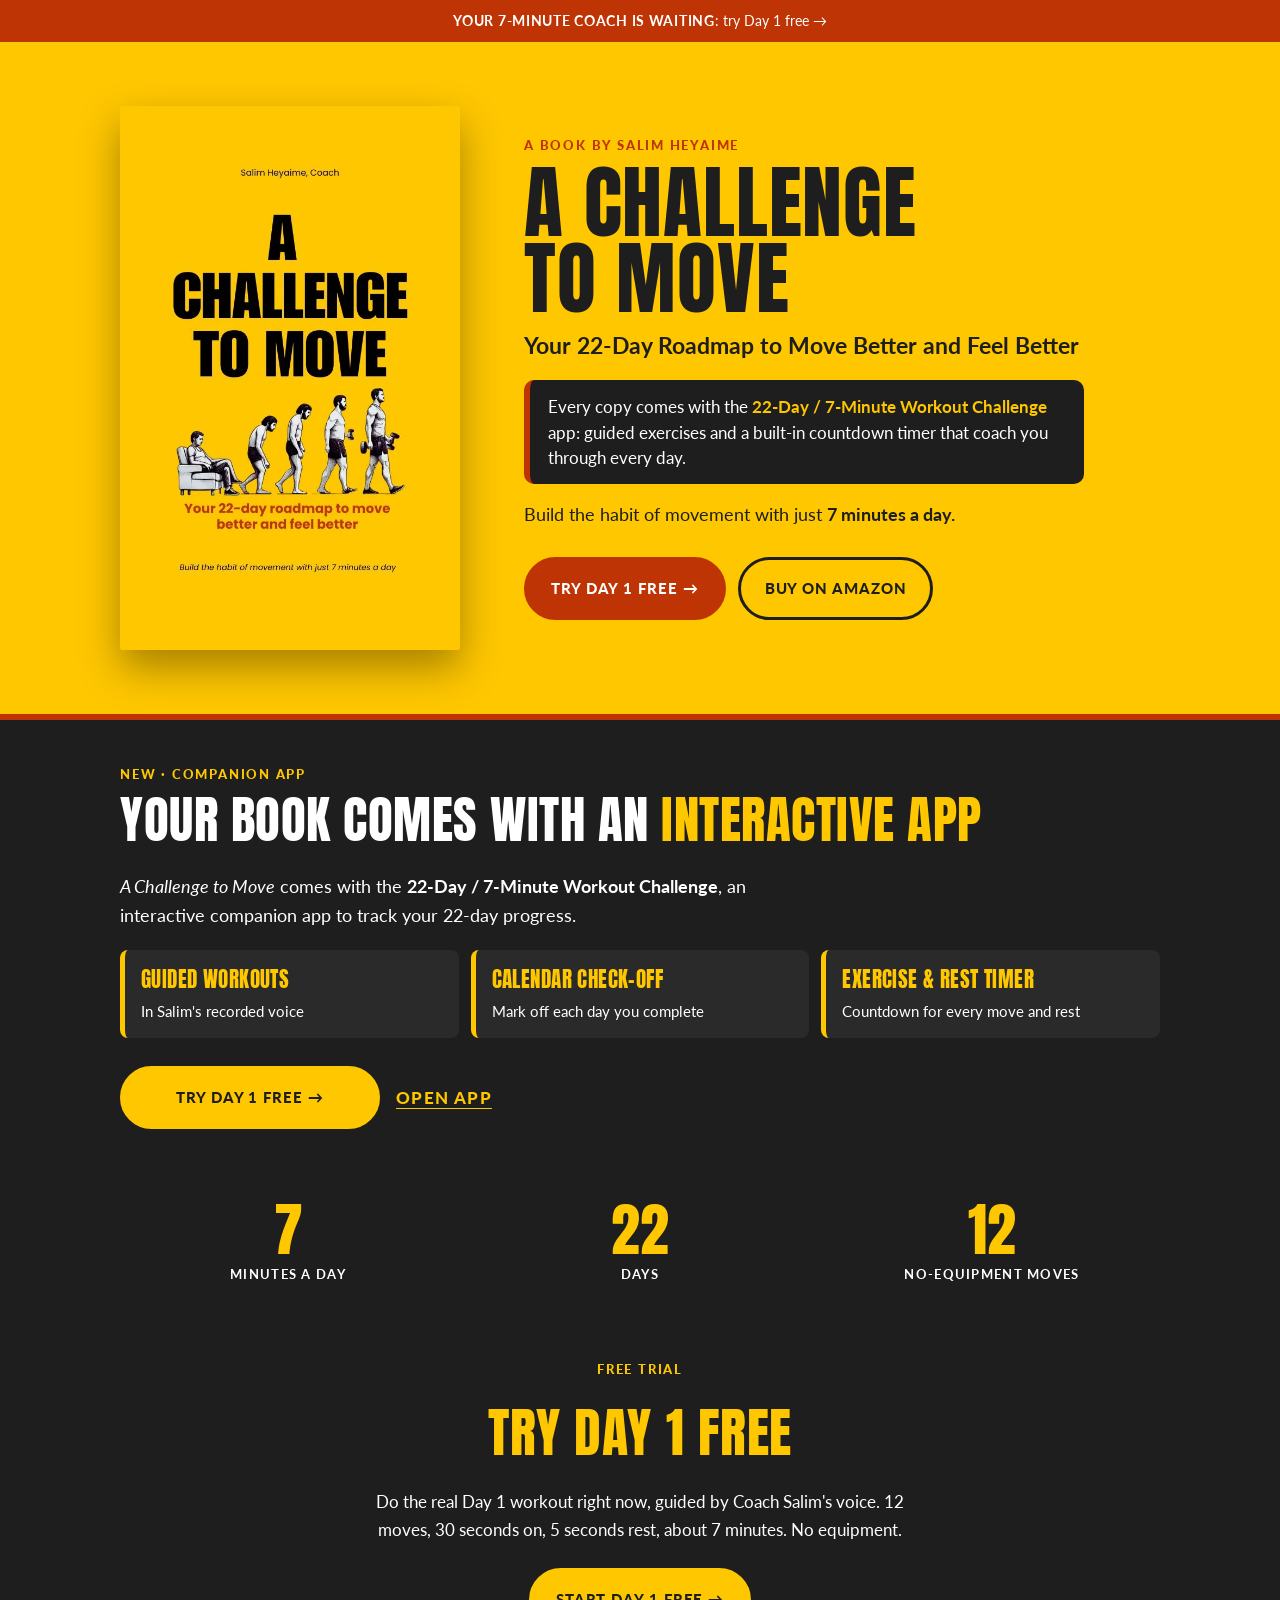
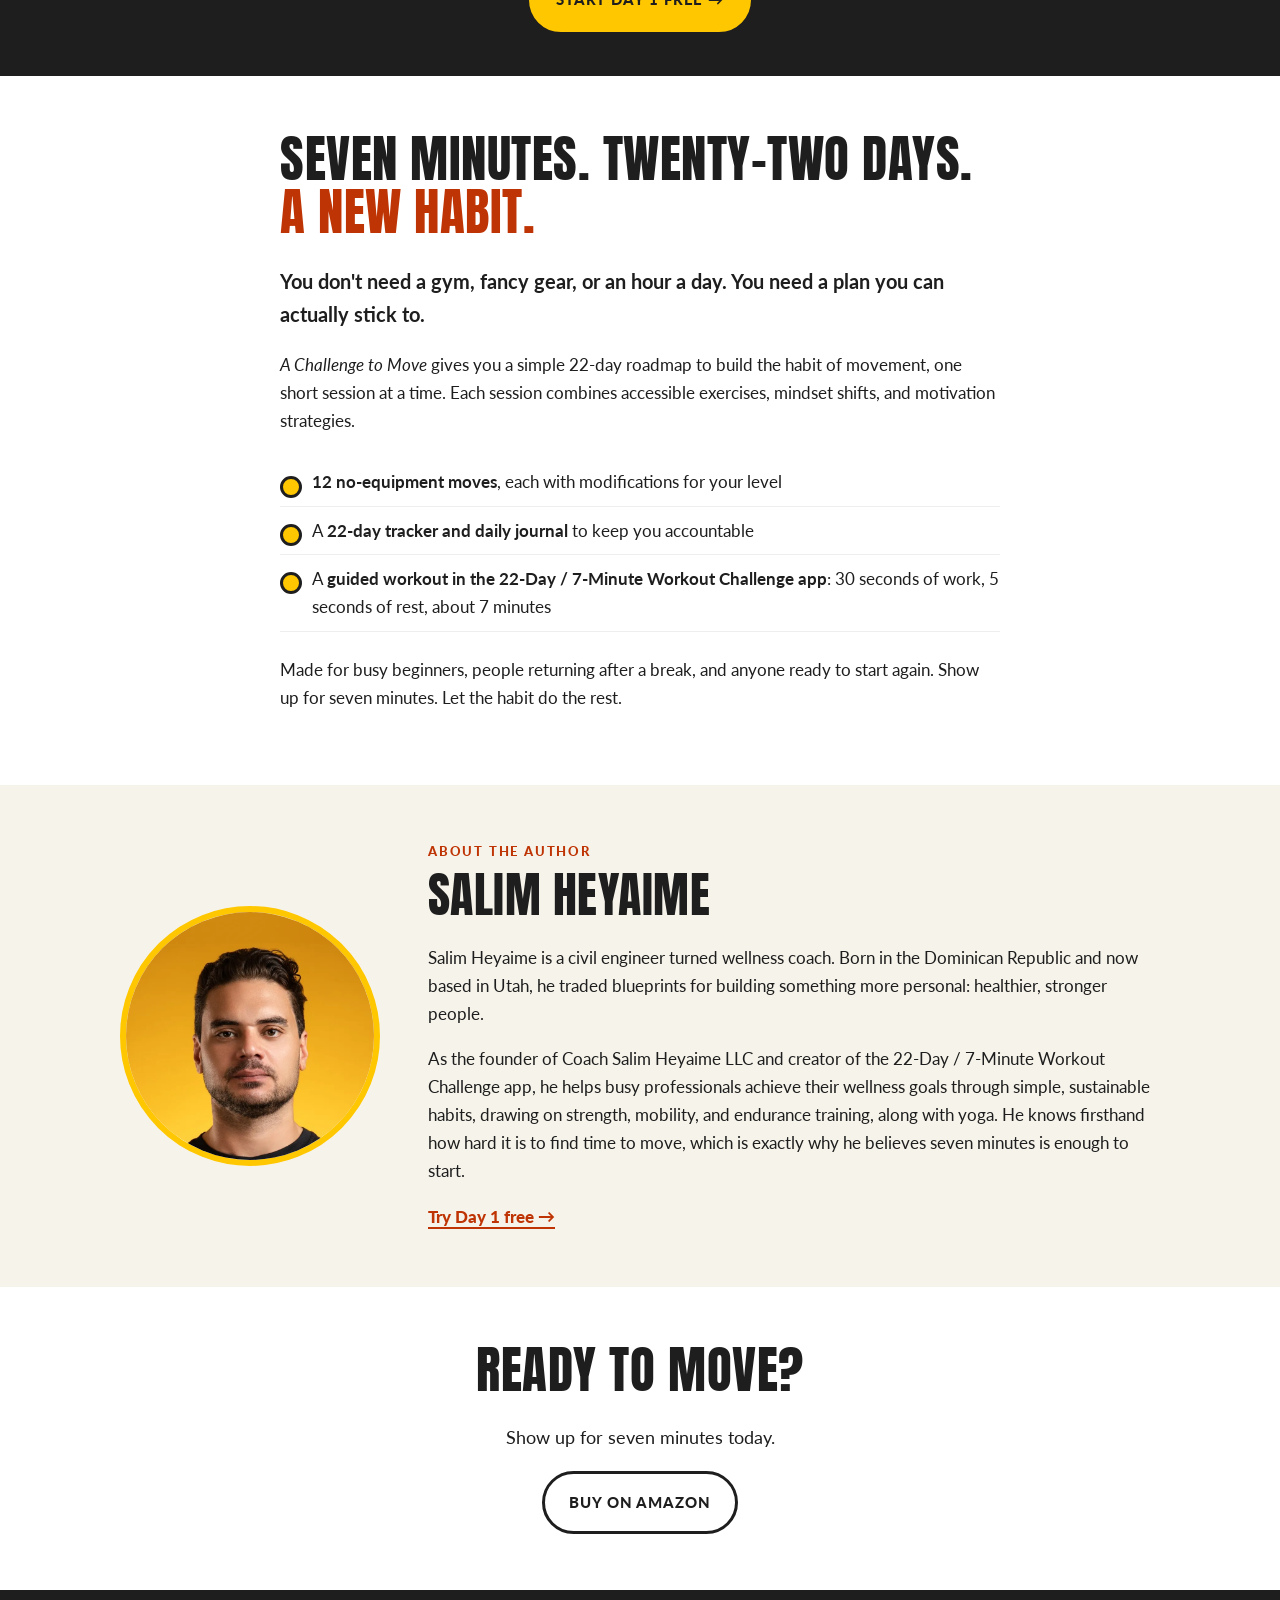
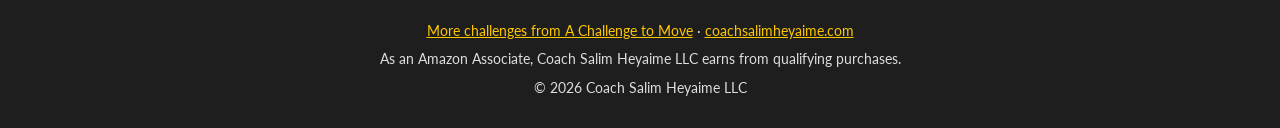
<file: index.html>
<!DOCTYPE html>
<html lang="en">
<head>
<!-- Google tag (gtag.js) -->
<script async src="https://www.googletagmanager.com/gtag/js?id=G-0BK0TK88WT"></script>
<script>window.dataLayer=window.dataLayer||[];function gtag(){dataLayer.push(arguments);}gtag('js',new Date());gtag('config','G-0BK0TK88WT');</script>
<script src="/js/ga-events.js" defer></script>
<meta charset="utf-8">
<meta name="viewport" content="width=device-width, initial-scale=1">
<title>A Challenge to Move | 22-Day Roadmap by Salim Heyaime</title>
<meta name="description" content="A 22-day roadmap to build the habit of movement in 7 minutes a day, no equipment. Every paperback comes with a guided workout app. By Salim Heyaime.">
<link rel="canonical" href="https://book.coachsalimheyaime.com/">
<meta name="theme-color" content="#FFC700">
<meta property="og:type" content="book">
<meta property="og:title" content="A Challenge to Move by Salim Heyaime">
<meta property="og:description" content="Your 22-Day Roadmap to Move Better and Feel Better. Build the habit of movement with just 7 minutes a day.">
<meta property="og:url" content="https://book.coachsalimheyaime.com/">
<meta property="og:image" content="https://book.coachsalimheyaime.com/img/og.jpg">
<meta property="og:image:width" content="1200">
<meta property="og:image:height" content="630">
<meta property="og:image:alt" content="A Challenge to Move book cover by Salim Heyaime">
<meta name="twitter:card" content="summary_large_image">
<meta name="twitter:title" content="A Challenge to Move | 22-Day Roadmap by Salim Heyaime">
<meta name="twitter:description" content="A 22-day roadmap to build the habit of movement in 7 minutes a day, no equipment. Every paperback comes with a guided workout app. By Salim Heyaime.">
<meta name="twitter:image" content="https://book.coachsalimheyaime.com/img/og.jpg">
<link rel="icon" href="favicon.ico" sizes="any">
<link rel="icon" type="image/png" sizes="32x32" href="favicon-32.png">
<link rel="apple-touch-icon" href="apple-touch-icon.png">
<link rel="preconnect" href="https://fonts.googleapis.com">
<link rel="preconnect" href="https://fonts.gstatic.com" crossorigin>
<link rel="stylesheet" href="https://fonts.googleapis.com/css2?family=Anton&amp;family=Lato:wght@400;700;900&amp;display=swap">
<link rel="stylesheet" href="styles.css">
<script type="application/ld+json">
{"@context":"https://schema.org","@type":"Book","name":"A Challenge to Move","alternativeHeadline":"Your 22-Day Roadmap to Move Better and Feel Better","author":{"@type":"Person","name":"Salim Heyaime","url":"https://coachsalimheyaime.com"},"image":"https://book.coachsalimheyaime.com/img/book-cover.jpg","url":"https://book.coachsalimheyaime.com/","bookFormat":"https://schema.org/Paperback","sameAs":"https://www.amazon.com/dp/B0HN22P5F4","offers":{"@type":"Offer","url":"https://www.amazon.com/dp/B0HN22P5F4"}}
</script>
</head>
<body>
<a class="skip" href="#main">Skip to content</a>
<a class="try-strip" href="/try/"><strong>Your 7-minute coach is waiting</strong>: try Day 1 free &rarr;</a>
<header class="hero">
  <div class="wrap hero-grid">
    <picture class="cover">
      <source srcset="img/book-cover.webp" type="image/webp">
      <img src="img/book-cover.jpg" width="625" height="1000" alt="A Challenge to Move book cover: Your 22-Day Roadmap to Move Better and Feel Better, by Salim Heyaime">
    </picture>
    <div class="hero-text">
      <p class="eyebrow">A book by Salim Heyaime</p>
      <h1 class="book-title"><span class="title-main"><span>A Challenge</span> <span>to Move</span></span><span class="visually-hidden">: </span><span class="subtitle">Your 22-Day Roadmap to Move Better and Feel Better</span></h1>
      <p class="app-pitch">Every copy comes with the <strong><span style="white-space:nowrap">22-Day /</span> <span style="white-space:nowrap">7-Minute</span> Workout Challenge</strong> app: guided exercises and a built-in countdown timer that coach you through every day.</p>
      <p class="tagline">Build the habit of movement with just <strong>7 minutes a day.</strong></p>
      <div class="ctas">
        <a class="btn btn-dark" href="/try/">Try Day 1 free &rarr;</a>
        <a class="btn btn-secondary" href="https://www.amazon.com/dp/B0HN22P5F4?tag=jorgesheyaime-20" target="_blank" rel="noopener">Buy on Amazon</a>
      </div>
    </div>
  </div>
</header>

<main id="main">
  <section class="app-announce" aria-labelledby="app-h">
    <div class="wrap app-grid">
      <div>
        <p class="eyebrow">New &middot; Companion app</p>
        <h2 id="app-h">Your book comes with an <span class="y">interactive app</span></h2>
        <p class="app-lede"><em>A Challenge to Move</em> comes with the <strong><span style="white-space:nowrap">22-Day /</span> <span style="white-space:nowrap">7-Minute</span> Workout Challenge</strong>, an interactive companion app to track your 22-day progress.</p>
        <ul class="app-feats">
          <li><b>Guided workouts</b><span>In Salim's recorded voice</span></li>
          <li><b>Calendar check-off</b><span>Mark off each day you complete</span></li>
          <li><b>Exercise &amp; rest timer</b><span>Countdown for every move and rest</span></li>
        </ul>
        <div class="app-ctas">
          <a class="btn btn-yellow" href="/try/">Try Day 1 free &rarr;</a>
          <a class="app-link" href="https://app.coachsalimheyaime.com" target="_blank" rel="noopener">Open App</a>
        </div>
      </div>
    </div>
  </section>
  <section class="band" aria-labelledby="stats-h">
    <h2 id="stats-h" class="visually-hidden">The program at a glance</h2>
    <ul class="wrap stats">
      <li><span class="num">7</span><span class="lbl">minutes a day</span></li>
      <li><span class="num">22</span><span class="lbl">days</span></li>
      <li><span class="num">12</span><span class="lbl">no-equipment moves</span></li>
    </ul>
  </section>

  <section class="try-band" aria-labelledby="try-h">
    <div class="wrap">
      <p class="eyebrow">Free trial</p>
      <h2 id="try-h">Try Day 1 free</h2>
      <p>Do the real Day 1 workout right now, guided by Coach Salim's voice. 12 moves, 30 seconds on, 5 seconds rest, about 7 minutes. No equipment.</p>
      <a class="btn btn-primary" href="/try/">Start Day 1 free &rarr;</a>
    </div>
  </section>

  <section class="about-book wrap" aria-labelledby="book-h">
    <h2 id="book-h">Seven minutes. Twenty-two days. <span class="rust">A new habit.</span></h2>
    <p class="lead">You don't need a gym, fancy gear, or an hour a day. You need a plan you can actually stick to.</p>
    <p><em>A Challenge to Move</em> gives you a simple 22-day roadmap to build the habit of movement, one short session at a time. Each session combines accessible exercises, mindset shifts, and motivation strategies.</p>
    <ul class="features">
      <li><strong>12 no-equipment moves</strong>, each with modifications for your level</li>
      <li>A <strong>22-day tracker and daily journal</strong> to keep you accountable</li>
      <li>A <strong>guided workout in the <span style="white-space:nowrap">22-Day /</span> <span style="white-space:nowrap">7-Minute</span> Workout Challenge app</strong>: 30 seconds of work, 5 seconds of rest, about 7 minutes</li>
    </ul>
    <p>Made for busy beginners, people returning after a break, and anyone ready to start again. Show up for seven minutes. Let the habit do the rest.</p>
  </section>

  <section class="author" aria-labelledby="author-h">
    <div class="wrap author-grid">
      <picture class="portrait">
        <source srcset="img/salim-headshot-2026-headroom.webp" type="image/webp">
        <img src="img/salim-headshot-2026-headroom.jpg" width="400" height="540" alt="Portrait of coach Salim Heyaime" loading="lazy">
      </picture>
      <div>
        <p class="eyebrow">About the author</p>
        <h2 id="author-h">Salim Heyaime</h2>
        <p>Salim Heyaime is a civil engineer turned wellness coach. Born in the Dominican Republic and now based in Utah, he traded blueprints for building something more personal: healthier, stronger people.</p>
        <p>As the founder of Coach Salim Heyaime LLC and creator of the 22-Day / 7-Minute Workout Challenge app, he helps busy professionals achieve their wellness goals through simple, sustainable habits, drawing on strength, mobility, and endurance training, along with yoga. He knows firsthand how hard it is to find time to move, which is exactly why he believes seven minutes is enough to start.</p>
        <a class="text-link" href="/try/">Try Day 1 free &rarr;</a>
      </div>
    </div>
  </section>

  <section class="final wrap" aria-labelledby="final-h">
    <h2 id="final-h">Ready to move?</h2>
    <p>Show up for seven minutes today.</p>
    <div class="ctas center">
      <a class="btn btn-secondary dark" href="https://www.amazon.com/dp/B0HN22P5F4?tag=jorgesheyaime-20" target="_blank" rel="noopener">Buy on Amazon</a>
    </div>
  </section>
</main>

<footer class="footer">
  <div class="wrap">
    <p><a href="https://achallengetomove.com" target="_blank" rel="noopener">More challenges from A Challenge to Move</a> · <a href="https://coachsalimheyaime.com" target="_blank" rel="noopener">coachsalimheyaime.com</a></p>
    <p>As an Amazon Associate, Coach Salim Heyaime LLC earns from qualifying purchases.</p>
    <p>&copy; <span id="yr">2026</span> Coach Salim Heyaime LLC</p>
  </div>
</footer>
<script>document.getElementById('yr').textContent=new Date().getFullYear();</script>
<script src="/js/external-links.js" defer></script>
</body>
</html>
</file>
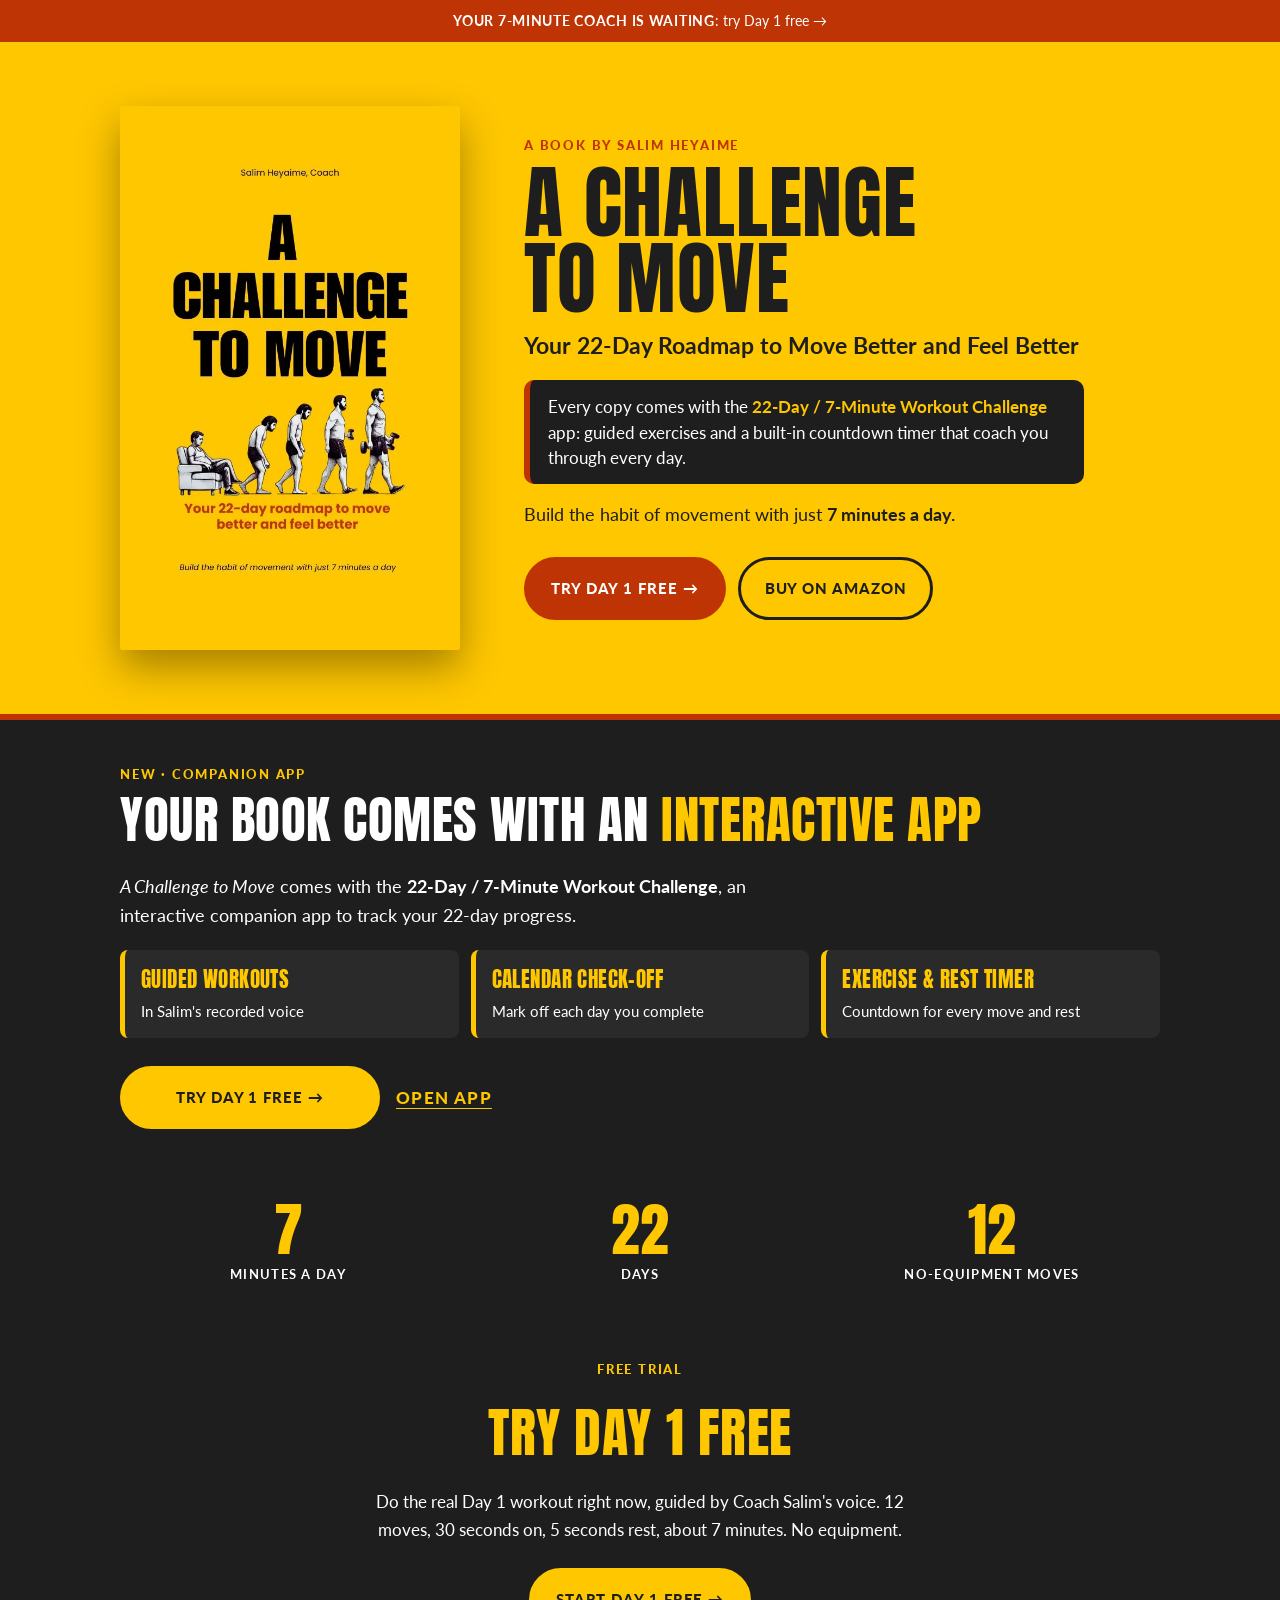
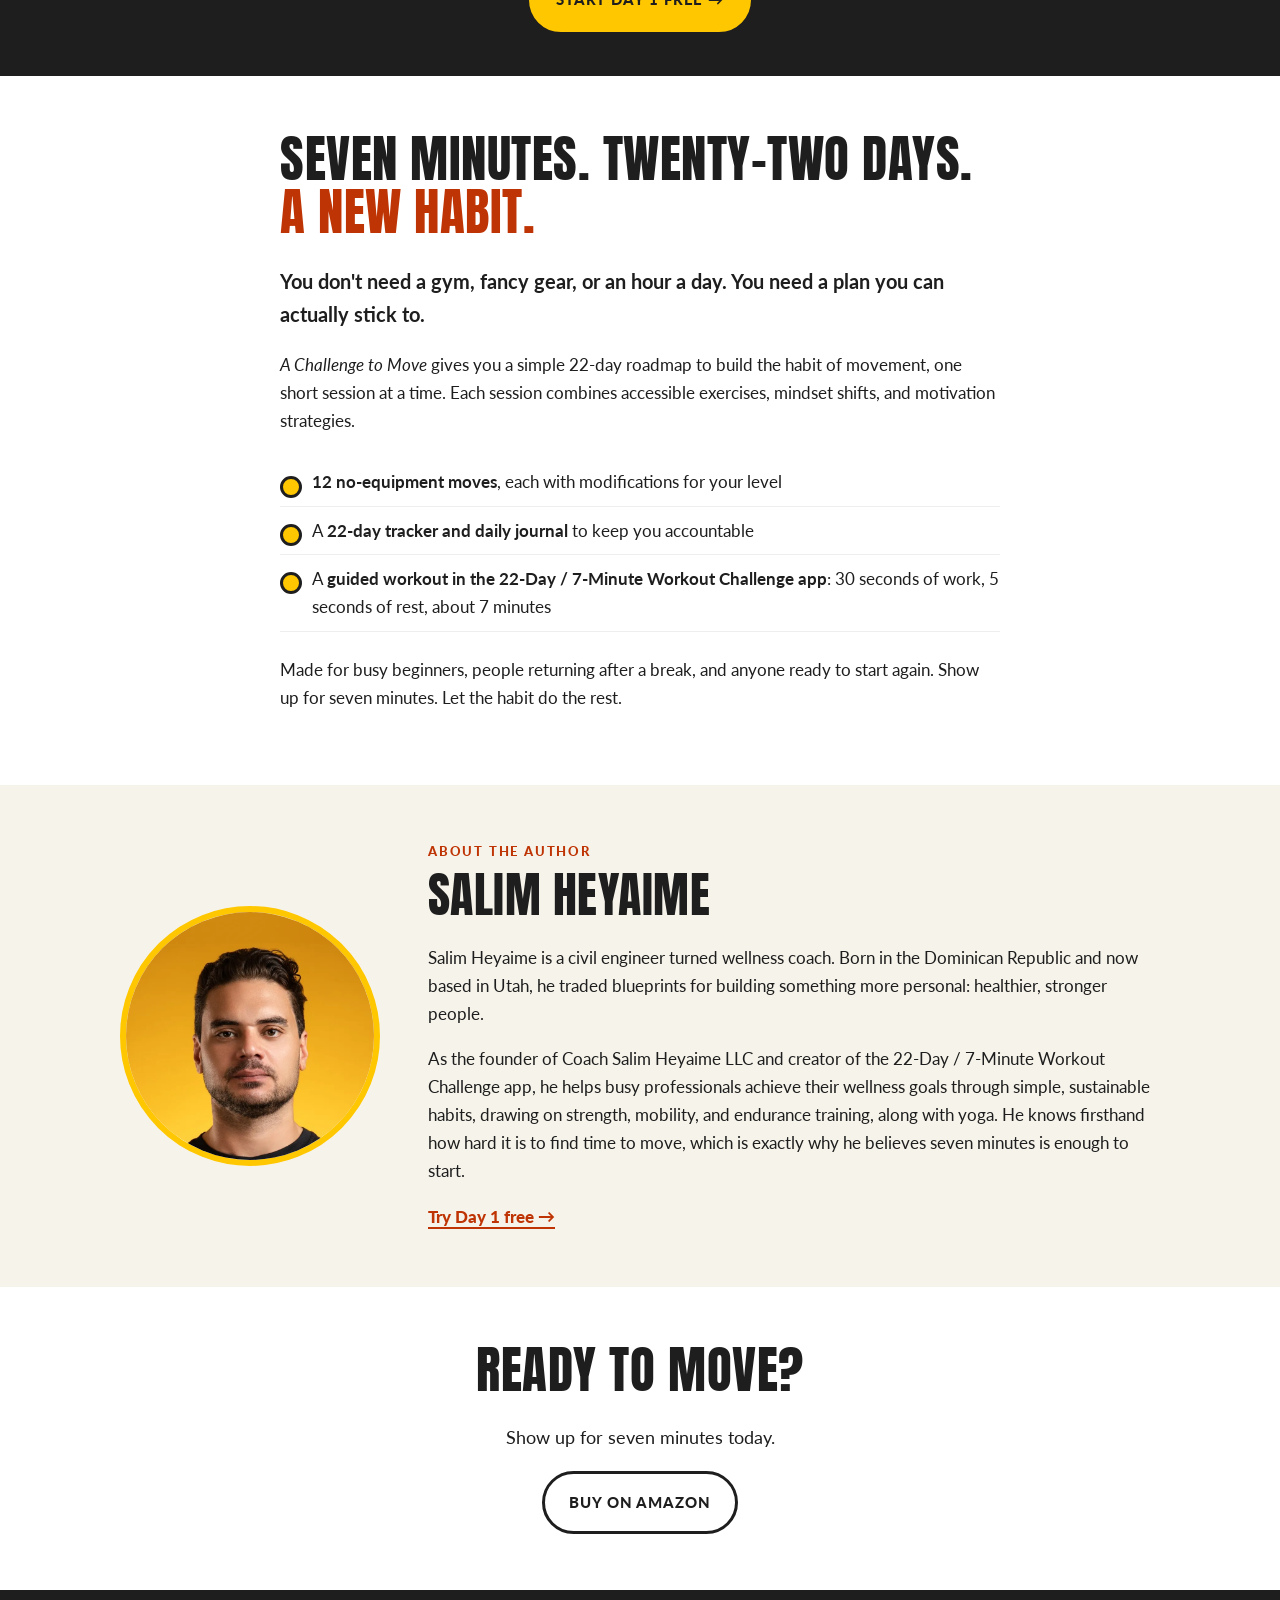
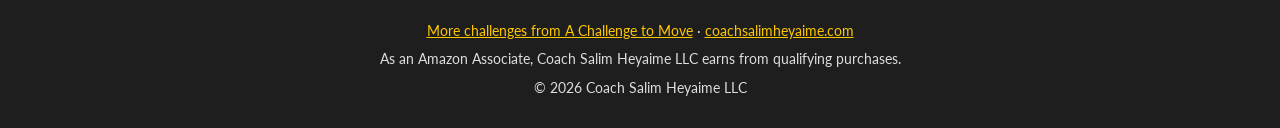
<file: claim/index.html>
<!DOCTYPE html>
<html lang="en">
<head>
<meta charset="utf-8">
<meta name="viewport" content="width=device-width, initial-scale=1">
<meta name="robots" content="noindex, follow">
<title>A Challenge to Move</title>
<link rel="canonical" href="https://book.coachsalimheyaime.com/">
<meta http-equiv="refresh" content="0; url=/">
<link rel="icon" href="/favicon.ico" sizes="any">
<link rel="stylesheet" href="/styles.css">
<script>location.replace('/' + location.search + location.hash);</script>
</head>
<body>
<main class="wrap" style="padding:72px 20px;text-align:center">
  <h1>This page has moved</h1>
  <p><a class="btn btn-primary" href="/">Go to the book page</a></p>
  <p>Already have the book? Open the app at <a href="https://app.coachsalimheyaime.com/">app.coachsalimheyaime.com</a>.</p>
</main>
</body>
</html>
</file>
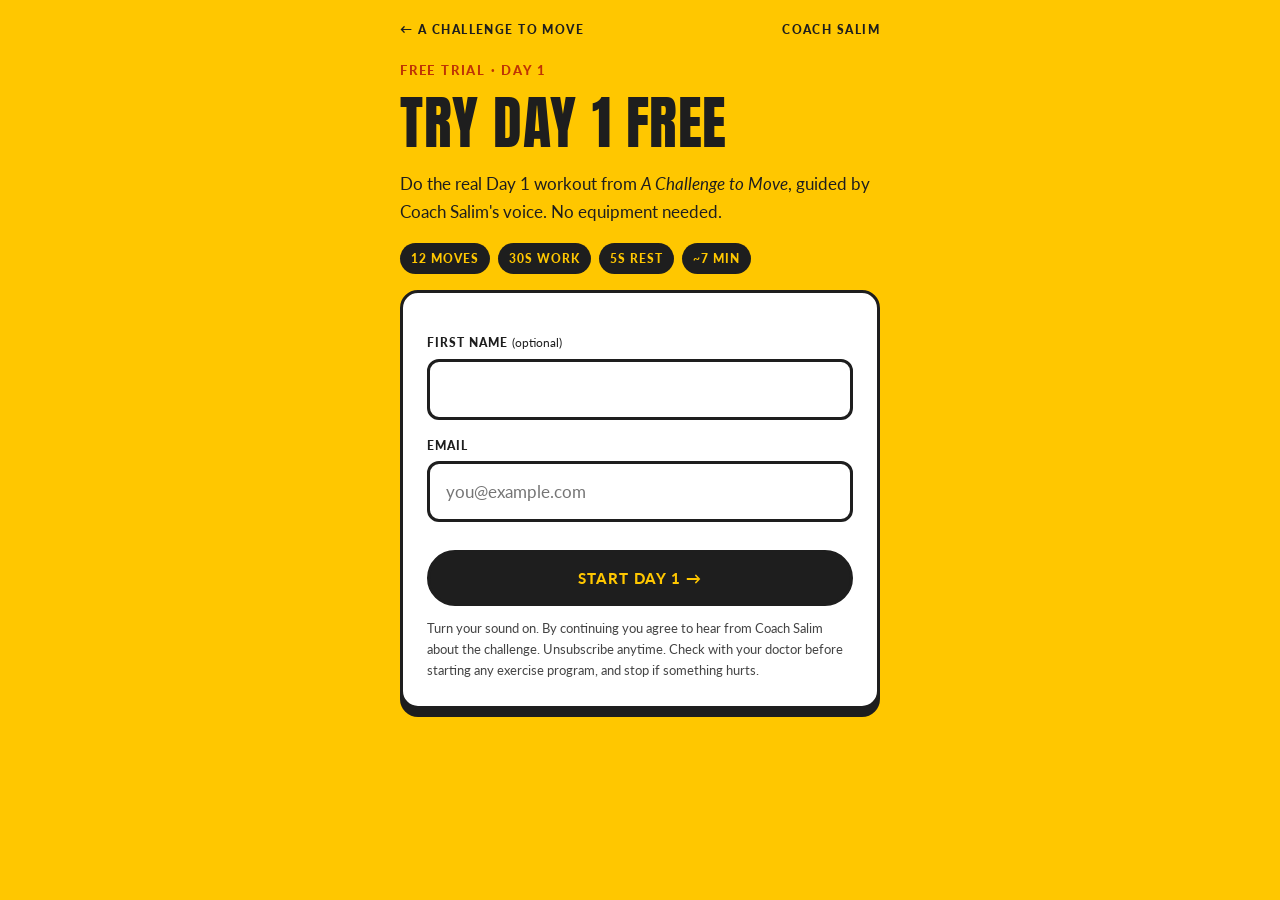
<file: try/index.html>
<!DOCTYPE html>
<html lang="en">
<head>
<!-- Google tag (gtag.js) -->
<script async src="https://www.googletagmanager.com/gtag/js?id=G-0BK0TK88WT"></script>
<script>window.dataLayer=window.dataLayer||[];function gtag(){dataLayer.push(arguments);}gtag('js',new Date());gtag('config','G-0BK0TK88WT');</script>
<script src="/js/ga-events.js" defer></script>
<meta charset="utf-8">
<meta name="viewport" content="width=device-width, initial-scale=1, viewport-fit=cover">
<title>Try Day 1 Free | 7-Minute Guided Workout, No Equipment</title>
<meta name="description" content="Do the real Day 1 workout from A Challenge to Move: 12 no-equipment moves, about 7 minutes, guided by Coach Salim's voice. Free to try.">
<link rel="canonical" href="https://book.coachsalimheyaime.com/try/">
<meta name="theme-color" content="#FFC700">
<meta property="og:title" content="Try Day 1 of A Challenge to Move free">
<meta property="og:description" content="12 moves, 30 seconds on, 5 seconds rest. About 7 minutes, guided by Coach Salim.">
<meta property="og:url" content="https://book.coachsalimheyaime.com/try/">
<meta property="og:image" content="https://book.coachsalimheyaime.com/img/og.jpg">
<meta property="og:image:width" content="1200">
<meta property="og:image:height" content="630">
<meta property="og:image:alt" content="A Challenge to Move book cover by Salim Heyaime">
<meta name="twitter:card" content="summary_large_image">
<meta name="twitter:title" content="Try Day 1 Free | 7-Minute Guided Workout, No Equipment">
<meta name="twitter:description" content="Do the real Day 1 workout from A Challenge to Move: 12 no-equipment moves, about 7 minutes, guided by Coach Salim's voice. Free to try.">
<meta name="twitter:image" content="https://book.coachsalimheyaime.com/img/og.jpg">
<link rel="icon" href="/favicon.ico" sizes="any">
<link rel="apple-touch-icon" href="/apple-touch-icon.png">
<link rel="preconnect" href="https://fonts.googleapis.com">
<link rel="preconnect" href="https://fonts.gstatic.com" crossorigin>
<link rel="stylesheet" href="https://fonts.googleapis.com/css2?family=Anton&amp;family=Lato:wght@400;700;900&amp;display=swap">
<link rel="stylesheet" href="/styles.css">
<style>
body{background:var(--y);min-height:100vh;min-height:100dvh}
.t-wrap{max-width:520px;margin:0 auto;padding:1.25rem 1.25rem calc(2rem + env(safe-area-inset-bottom))}
.t-top{display:flex;justify-content:space-between;align-items:center;font-weight:900;text-transform:uppercase;letter-spacing:.12em;font-size:.75rem}
.t-top a{text-decoration:none}
.screen{display:none}.screen.on{display:block}
.card{background:var(--w);border:3px solid var(--c);border-radius:18px;padding:1.5rem;box-shadow:0 8px 0 var(--c);margin-top:1rem}
h1{font-size:clamp(2.4rem,11vw,3.6rem);margin:.75rem 0 .25rem}
label{display:block;font-weight:900;text-transform:uppercase;letter-spacing:.08em;font-size:.75rem;margin:1rem 0 .35rem}
input{width:100%;font:inherit;font-size:1.05rem;padding:.85rem 1rem;border:3px solid var(--c);border-radius:12px;background:#fff}
input:focus{outline:3px solid var(--r);outline-offset:2px}
.btn{width:100%;cursor:pointer;font-family:inherit}
.small{font-size:.8rem;color:#444;margin:.75rem 0 0}
.err{color:var(--r);font-weight:700;min-height:1.4em;margin:.5rem 0 0;font-size:.9rem}
.facts{display:flex;gap:.5rem;flex-wrap:wrap;margin:.75rem 0 0;padding:0;list-style:none}
.facts li{background:var(--c);color:var(--y);font-weight:900;font-size:.75rem;text-transform:uppercase;letter-spacing:.08em;padding:.35rem .7rem;border-radius:999px}
/* player */
.p-head{display:flex;justify-content:space-between;font-weight:900;text-transform:uppercase;letter-spacing:.1em;font-size:.75rem;margin-top:.75rem}
.bar{height:10px;background:rgba(0,0,0,.15);border-radius:999px;overflow:hidden;margin:.5rem 0 1rem}
.bar i{display:block;height:100%;background:var(--c);width:0}
.stage{background:var(--c);color:var(--w);border-radius:18px;padding:1.25rem;text-align:center;position:relative;overflow:hidden}
.stage.rest{background:var(--r)}
.phase{font-weight:900;text-transform:uppercase;letter-spacing:.16em;font-size:.8rem;color:var(--y)}
.stage.rest .phase{color:var(--w)}
.ex-name{font-family:Anton,Impact,sans-serif;text-transform:uppercase;font-size:clamp(1.9rem,9vw,2.6rem);line-height:1.05;margin:.35rem 0 .1rem}
.side{font-weight:900;color:var(--y);text-transform:uppercase;letter-spacing:.1em;min-height:1.3em}
.count{font-family:Anton,Impact,sans-serif;font-size:clamp(6rem,34vw,9rem);line-height:1;color:var(--y);font-variant-numeric:tabular-nums}
.stage.rest .count{color:var(--w)}
.callout{min-height:1.4em;font-weight:900;text-transform:uppercase;letter-spacing:.1em;color:var(--y)}
.ex-img{width:100%;max-height:30vh;object-fit:contain;background:#fff;border-radius:12px;margin:.25rem 0 .5rem}
.next{display:flex;align-items:center;gap:.75rem;background:var(--w);border:3px solid var(--c);border-radius:14px;padding:.6rem .8rem;margin:1rem 0}
.next img{width:52px;height:52px;object-fit:cover;border-radius:8px}
.next b{display:block;font-family:Anton,Impact,sans-serif;font-weight:400;text-transform:uppercase;font-size:1.2rem;line-height:1.1}
.next span{font-size:.7rem;font-weight:900;text-transform:uppercase;letter-spacing:.12em;color:var(--r)}
.controls{display:grid;grid-template-columns:1fr 1fr;gap:.75rem}
.controls .btn{padding:.9rem .5rem}
.voice{display:flex;align-items:center;gap:.5rem;justify-content:center;margin-top:.75rem;font-size:.85rem;font-weight:700}
.voice input{width:auto}
/* end */
.end{text-align:center}
.burst{font-size:3.5rem;line-height:1}
.end h2{color:var(--c);font-family:Anton,Impact,sans-serif;font-weight:400;text-transform:uppercase;letter-spacing:.01em;line-height:1.05;font-size:clamp(2.4rem,11vw,3.6rem);margin:.75rem 0 .25rem}
.pitch{background:var(--c);color:var(--w);border-radius:18px;padding:1.5rem;margin-top:1.25rem}
.pitch h2{color:var(--y);font-size:clamp(1.9rem,8vw,2.6rem)}
.pitch .btn-primary{background:var(--y);color:var(--c);border-color:var(--y)}
.pitch .cover{width:120px;margin:0 auto 1rem;box-shadow:0 10px 24px rgba(0,0,0,.5)}
.pitch p{margin:.5rem 0 1rem}
.pitch a.text-link{color:var(--y)}
.confetti{position:fixed;inset:0;pointer-events:none;overflow:hidden}
.confetti i{position:absolute;top:-20px;width:10px;height:16px;animation:fall 2.8s linear forwards}
@keyframes fall{to{transform:translateY(110vh) rotate(720deg)}}
</style>
</head>
<body>
<div class="t-wrap">
  <div class="t-top"><a href="/">&larr; A Challenge to Move</a><span>Coach Salim</span></div>

  <!-- 1. Email gate -->
  <section id="gate" class="screen on" aria-labelledby="gate-h">
    <p class="eyebrow" style="margin-top:1.25rem">Free trial &middot; Day 1</p>
    <h1 id="gate-h">Try Day 1 free</h1>
    <p>Do the real Day 1 workout from <em>A Challenge to Move</em>, guided by Coach Salim's voice. No equipment needed.</p>
    <ul class="facts"><li>12 moves</li><li>30s work</li><li>5s rest</li><li>~7 min</li></ul>
    <form id="gate-form" class="card" novalidate>
      <label for="fname">First name <span style="font-weight:400;text-transform:none;letter-spacing:0">(optional)</span></label>
      <input id="fname" name="first_name" autocomplete="given-name" maxlength="60">
      <label for="email">Email</label>
      <input id="email" name="email" type="email" inputmode="email" autocomplete="email" required maxlength="254" placeholder="you@example.com">
      <p class="err" id="err" role="alert"></p>
      <button class="btn btn-primary" type="submit">Start Day 1 &rarr;</button>
      <p class="small">Turn your sound on. By continuing you agree to hear from Coach Salim about the challenge. Unsubscribe anytime. Check with your doctor before starting any exercise program, and stop if something hurts.</p>
    </form>
  </section>

  <!-- 2. Player -->
  <section id="player" class="screen" aria-label="Day 1 workout player">
    <div class="p-head"><span id="p-step">Get ready</span><span id="p-total">6:55 left</span></div>
    <div class="bar"><i id="p-bar"></i></div>
    <div class="stage" id="stage">
      <div class="phase" id="p-phase">Day 1</div>
      <div class="ex-name" id="p-name">Ready?</div>
      <div class="side" id="p-side"></div>
      <img class="ex-img" id="p-img" alt="" src="/try/img/01-jumping-jacks.jpg">
      <div class="count" id="p-count" aria-live="off">30</div>
      <div class="callout" id="p-callout" aria-live="polite"></div>
    </div>
    <div class="next" id="p-next"><img id="n-img" alt="" src="/try/img/01-jumping-jacks.jpg"><div><span>Next up</span><b id="n-name">Jumping Jacks</b></div></div>
    <div class="controls">
      <button class="btn btn-primary" id="b-play" type="button">Start</button>
      <button class="btn btn-secondary" id="b-skip" type="button">Skip &rarr;</button>
    </div>
    <label class="voice"><input type="checkbox" id="voice" checked> Coach Salim voice cues</label>
  </section>

  <!-- 3. End -->
  <section id="end" class="screen end" aria-labelledby="end-h">
    <div class="burst" aria-hidden="true">&#127881;</div>
    <h2 id="end-h">Day 1 done!</h2>
    <p id="end-msg"><strong>That's the seven minutes.</strong> You just showed up for yourself, and that's the whole game. One day down.</p>
    <div class="pitch">
      <picture><source srcset="/img/book-cover.webp" type="image/webp"><img class="cover" src="/img/book-cover.jpg" width="625" height="1000" alt="A Challenge to Move book cover"></picture>
      <h2>Want the full challenge?</h2>
      <p>Get the book on Amazon: all 22 days, the 12 moves with modifications, the tracker, and the daily journal.</p>
      <a class="btn btn-primary" id="amz" href="https://www.amazon.com/dp/B0HN22P5F4?tag=jorgesheyaime-20" target="_blank" rel="noopener">Get the book on Amazon</a>
      <p class="small" style="color:#ddd;margin-top:1rem">As an Amazon Associate, Coach Salim Heyaime LLC earns from qualifying purchases.</p>
      <p class="small" style="color:#ddd;margin-top:1rem">The book also unlocks the full <a class="text-link" href="https://app.coachsalimheyaime.com" target="_blank" rel="noopener">22-Day / 7-Minute Workout Challenge app</a>, with every guided day.</p>
    </div>
    <p style="margin-top:1.25rem"><a href="#" id="again" class="text-link">Do Day 1 again</a> &middot; <a class="text-link" href="https://coachsalimheyaime.com" target="_blank" rel="noopener">coachsalimheyaime.com</a></p>
  </section>
</div>

<script>
(function(){
'use strict';
var AUDIO='/try/audio/'; // copies of https://app.coachsalimheyaime.com/audio/ (Coach Salim's voice)
var SB_URL='https://olncfwohfpgpmygxjpcm.supabase.co', SB_TABLE='trial_signups';
var SB_KEY='eyJhbGciOiJIUzI1NiIsInR5cCI6IkpXVCJ9.eyJpc3MiOiJzdXBhYmFzZSIsInJlZiI6Im9sbmNmd29oZnBncG15Z3hqcGNtIiwicm9sZSI6ImFub24iLCJpYXQiOjE3OTE3MzQ0ODgsImV4cCI6MjEwNzMxMDQ4OH0.rcjQ4E2oPVyth1bboHvwRFqUtwAAAkmUw1TGwF20_Uc';
var LS='actm.trial';

// Day 1 workout, exactly as in the 22-Day / 7-Minute Workout Challenge app bundle and the book:
// 12 exercises x 30s work, 5s rest between (none after the last).
// Rotating Side Plank: 30s, switch sides at 15s. Elbow Side Plank: 15s left + 15s right.
var MOVES=[
 {id:'jumping-jacks',name:'Jumping Jacks',note:'Light Pace',img:'01-jumping-jacks.jpg'},
 {id:'wall-sit',name:'Wall Sit',note:'Rest When Needed',img:'02-wall-sit.png'},
 {id:'hands-elevated-push-ups',name:'Hands-Elevated Push-Ups',note:'',img:'03-push-ups.jpg'},
 {id:'heel-tap-crunch',name:'Heel Tap Crunch',note:'Slow and Controlled Core Work',img:'04-heel-tap-crunch.jpg'},
 {id:'step-ups',name:'Step-Ups',note:'Focus on Balance',img:'05-step-ups.jpg'},
 {id:'bodyweight-squats',name:'Bodyweight Squats',note:'Not Too Deep, Focus on Form',img:'06-squats.jpg'},
 {id:'tricep-dips',name:'Tricep Dips',note:'Bent Knees to Reduce Intensity',img:'07-tricep-dips.jpg'},
 {id:'plank',name:'Plank',note:'',img:'08-plank.jpg'},
 {id:'high-knees',name:'High Knees',note:'',img:'09-high-knees.jpg'},
 {id:'alternating-lunges',name:'Alternating Lunges',note:'Shorter Range of Motion if Needed',img:'10-lunges.jpg'},
 {id:'rotating-side-plank',name:'Rotating Side Plank',note:'',img:'11-rotating-side-plank.jpg',switchAt:15},
 {id:'elbow-side-plank',name:'Elbow Side Plank',note:'',img:'12-elbow-side-plank.jpg',sides:[['left','Left side',15],['right','Right side',15]]}
];
var SEG=[];
MOVES.forEach(function(m,i){
  if(m.sides) m.sides.forEach(function(s){SEG.push({kind:'work',mi:i,dur:s[2],side:s[0],sideLabel:s[1]});});
  else SEG.push({kind:'work',mi:i,dur:30,switchAt:m.switchAt||0});
  if(i<MOVES.length-1) SEG.push({kind:'rest',mi:i+1,dur:5});
});
var TOTAL=SEG.reduce(function(a,s){return a+s.dur;},0);

function $(id){return document.getElementById(id);}
function show(id){['gate','player','end'].forEach(function(s){$(s).classList.toggle('on',s===id);});window.scrollTo(0,0);}
function ev(name,p){try{gtag('event',name,p||{});}catch(e){}}
function store(){try{return JSON.parse(localStorage.getItem(LS))||{};}catch(e){return {};}}
function save(o){try{localStorage.setItem(LS,JSON.stringify(o));}catch(e){}}

// ---------- Email capture ----------
function sendLead(lead){
  return fetch(SB_URL+'/rest/v1/'+SB_TABLE,{method:'POST',headers:{'apikey':SB_KEY,'Authorization':'Bearer '+SB_KEY,'Content-Type':'application/json','Prefer':'return=minimal'},body:JSON.stringify(lead),keepalive:true})
   .then(function(r){return r.ok||r.status===409;}).catch(function(){return false;});
}
function flushPending(){
  var st=store(); if(!st.pending||!st.pending.length) return;
  var left=[]; var p=Promise.resolve();
  st.pending.forEach(function(l){p=p.then(function(){return sendLead(l).then(function(ok){if(!ok)left.push(l);});});});
  p.then(function(){var s=store();s.pending=left;save(s);});
}
$('gate-form').addEventListener('submit',function(e){
  e.preventDefault();
  var email=$('email').value.trim().toLowerCase(), fname=$('fname').value.trim();
  if(!/^[^\s@]+@[^\s@]+\.[^\s@]{2,}$/.test(email)){$('err').textContent='Please enter a valid email.';$('email').focus();return;}
  $('err').textContent='';
  unlockAudio();
  var lead={email:email,first_name:fname||null,source:'book-try-day1',page:location.pathname,referrer:document.referrer||null,user_agent:navigator.userAgent.slice(0,300)};
  var st=store(); st.email=email; st.first_name=fname; st.pending=(st.pending||[]).concat([lead]); save(st);
  flushPending();
  ev('trial_signup',{method:'email_gate'});
  ev('sign_up',{method:'try_form'}); // standard GA4 event alongside trial_signup; no personal data
  if(fname) $('end-msg').innerHTML='<strong>That\u2019s the seven minutes, '+esc(fname)+'.</strong> You just showed up for yourself, and that\u2019s the whole game. One day down.';
  show('player'); render();
});
function esc(s){return s.replace(/[&<>"']/g,function(c){return {'&':'&amp;','<':'&lt;','>':'&gt;','"':'&quot;',"'":'&#39;'}[c];});}

// ---------- Voice (Coach Salim clips, speechSynthesis fallback) ----------
var player=new Audio(); player.preload='auto'; player.setAttribute('playsinline','');
var unlocked=false, voiceToken=0, CLIPS={};
['jumping-jacks','wall-sit','hands-elevated-push-ups','heel-tap-crunch','step-ups','bodyweight-squats','tricep-dips','plank','high-knees','alternating-lunges','rotating-side-plank','elbow-side-plank','next','next-movement','rest','rest-coming-up','left-side','right-side','switch-sides','thats-the-seven-minutes'].forEach(function(c){CLIPS[c]=1;});
// warm the HTTP cache
setTimeout(function(){Object.keys(CLIPS).forEach(function(c){fetch(AUDIO+c+'.mp3').catch(function(){});});},1500);
function slug(s){return s.toLowerCase().replace(/['\u2019]/g,'').replace(/[^a-z0-9]+/g,'-').replace(/^-+|-+$/g,'');}
function unlockAudio(){
  if(unlocked) return; unlocked=true;
  try{player.muted=true;player.src=AUDIO+'next.mp3';var p=player.play();if(p&&p.then)p.then(function(){player.pause();player.muted=false;}).catch(function(){player.muted=false;});}catch(e){player.muted=false;}
  try{if('speechSynthesis' in window){var u=new SpeechSynthesisUtterance(' ');u.volume=0;speechSynthesis.speak(u);}}catch(e){}
}
function speakTTS(text){
  try{if(!('speechSynthesis' in window))return;speechSynthesis.cancel();var u=new SpeechSynthesisUtterance(text);u.rate=1;speechSynthesis.speak(u);}catch(e){}
}
function say(text){
  if(!$('voice').checked) return;
  var tok=++voiceToken;
  var parts=text.replace(/[.!?]+$/,'').split(/[.,]\s+/).map(slug).filter(Boolean);
  if(!parts.every(function(p){return CLIPS[p];})){speakTTS(text);return;}
  try{speechSynthesis&&speechSynthesis.cancel();}catch(e){}
  var i=0;
  (function next(){
    if(tok!==voiceToken||i>=parts.length) return;
    player.onended=function(){i++;next();};
    player.onerror=function(){if(tok===voiceToken){voiceToken++;speakTTS(text);}};
    player.muted=false; player.src=AUDIO+parts[i]+'.mp3';
    var p=player.play(); if(p&&p.catch) p.catch(function(){if(tok===voiceToken){voiceToken++;speakTTS(text);}});
  })();
}
function stopVoice(){voiceToken++;try{player.pause();}catch(e){}try{speechSynthesis.cancel();}catch(e){}}

// ---------- Timer ----------
var elapsed=0, running=false, startedAt=0, base=0, tick=null, cur=-1, fired={}, started=false, done=false;
function locate(t){var a=0;for(var i=0;i<SEG.length;i++){if(t<a+SEG[i].dur)return{i:i,left:a+SEG[i].dur-t,into:t-a};a+=SEG[i].dur;}return{i:SEG.length,left:0,into:0};}
function fmt(s){s=Math.max(0,Math.ceil(s));return Math.floor(s/60)+':'+('0'+s%60).slice(-2);}
function announce(seg){
  var m=MOVES[seg.mi];
  if(seg.kind==='rest'){say('Next, '+m.name+'.');return;}
  say(seg.sideLabel?m.name+'. '+seg.sideLabel+'.':m.name+'.');
}
function render(){
  var L=locate(elapsed);
  if(L.i>=SEG.length){finish();return;}
  var s=SEG[L.i], m=MOVES[s.mi], nxt=SEG[L.i+1];
  if(L.i!==cur){cur=L.i; if(running) announce(s);}
  var secs=Math.ceil(L.left-1e-6);
  $('stage').classList.toggle('rest',s.kind==='rest');
  $('p-phase').textContent=s.kind==='rest'?'Rest \u00b7 next up':'Exercise '+(s.mi+1)+' of 12'+(m.note?' \u00b7 '+m.note:'');
  $('p-name').textContent=m.name;
  var sw=s.switchAt&&L.left<=s.switchAt;
  $('p-side').textContent=s.sideLabel||(s.switchAt?(sw?'Second side':'First side'):'');
  var im='/try/img/'+m.img; if($('p-img').getAttribute('src')!==im)$('p-img').src=im;
  $('p-count').textContent=started?secs:s.dur;
  $('p-step').textContent=started?(s.kind==='rest'?'Rest':'Move '+(s.mi+1)+' / 12'):'Get ready';
  $('p-total').textContent=fmt(TOTAL-elapsed)+' left';
  $('p-bar').style.width=(100*elapsed/TOTAL)+'%';
  var call='';
  // callouts + voice, mirroring the app
  if(s.kind==='work'&&s.switchAt&&L.left<=s.switchAt){call='Switch sides';if(!fired['sw'+L.i]&&running){fired['sw'+L.i]=1;say('Switch sides.');}}
  else if(s.kind==='work'&&nxt&&L.left<=5&&L.left>0){
    if(nxt.kind==='rest'){call='Rest coming up';if(!fired['h'+L.i]&&running){fired['h'+L.i]=1;say('Rest coming up.');}}
    else{call='Switch sides';if(!fired['h'+L.i]&&running){fired['h'+L.i]=1;say('Switch sides.');}}
  }
  $('p-callout').textContent=call;
  // next up
  var nm=null; for(var j=L.i+1;j<SEG.length;j++){if(SEG[j].kind==='work'){nm=SEG[j];break;}}
  if(s.kind==='rest') nm=null;
  var target=s.kind==='rest'?null:(nm?MOVES[nm.mi]:null), label='Next up';
  if(nm&&nm.mi===s.mi){target=MOVES[s.mi];label='Next: '+nm.sideLabel;}
  if(s.kind==='rest'){$('p-next').style.visibility='visible';var after=null;for(var k=L.i+2;k<SEG.length;k++){if(SEG[k].kind==='work'&&SEG[k].mi!==s.mi){after=MOVES[SEG[k].mi];break;}}target=after;label='After that';}
  if(target){$('p-next').style.visibility='visible';$('n-name').textContent=target.name;$('n-img').src='/try/img/'+target.img;$('p-next').querySelector('span').textContent=label;}
  else{$('p-next').style.visibility='visible';$('n-name').textContent='Finish line';$('n-img').src='/img/book-cover.jpg';$('p-next').querySelector('span').textContent='Next up';}
}
function loop(){elapsed=base+(Date.now()-startedAt)/1000;render();}
function play(){
  unlockAudio();
  if(!started){started=true;ev('trial_start');cur=-1;}
  running=true; startedAt=Date.now(); base=elapsed; $('b-play').textContent='Pause';
  if(cur>=0) announce(SEG[cur]); // re-announce on resume
  tick=setInterval(loop,200); loop();
}
function pause(){running=false;clearInterval(tick);elapsed=base+(Date.now()-startedAt)/1000;base=elapsed;stopVoice();$('b-play').textContent='Resume';render();}
$('b-play').addEventListener('click',function(){running?pause():play();});
$('b-skip').addEventListener('click',function(){
  var L=locate(elapsed),a=0;for(var i=0;i<=L.i&&i<SEG.length;i++)a+=SEG[i].dur;
  elapsed=base=Math.min(a,TOTAL);startedAt=Date.now();
  if(!started){started=true;ev('trial_start');}
  if(!running){render();}
});
document.addEventListener('visibilitychange',function(){if(running)loop();});
function finish(){
  if(done) return; done=true; running=false; clearInterval(tick);
  say("That's the seven minutes.");
  ev('trial_complete');
  var st=store(); st.completedAt=new Date().toISOString(); save(st);
  show('end'); confetti();
}
function confetti(){
  var c=document.createElement('div');c.className='confetti';var cols=['#FFC700','#BF3404','#1E1E1E','#fff'];
  for(var i=0;i<60;i++){var p=document.createElement('i');p.style.left=Math.random()*100+'%';p.style.background=cols[i%4];p.style.animationDelay=Math.random()*1.2+'s';c.appendChild(p);}
  document.body.appendChild(c); setTimeout(function(){c.remove();},4500);
}
$('again').addEventListener('click',function(e){e.preventDefault();elapsed=base=0;cur=-1;fired={};started=false;done=false;$('b-play').textContent='Start';show('player');render();});

// returning visitor: skip the gate if we already have their email
var st0=store(); flushPending();
if(st0.email){$('email').value=st0.email;$('fname').value=st0.first_name||'';}

// Preview hooks for screenshots only: ?shot=mid | ?shot=end
var shot=new URLSearchParams(location.search).get('shot');
if(shot==='mid'){show('player');started=true;elapsed=base=88;render();$('b-play').textContent='Pause';}
if(shot==='end'){show('end');}
})();
</script>
<script src="/js/external-links.js" defer></script>
</body>
</html>
</file>
<file: styles.css>
:root{--y:#FFC700;--c:#1E1E1E;--r:#BF3404;--w:#fff;--max:1080px}
*{box-sizing:border-box}
html{scroll-behavior:smooth}
body{margin:0;font-family:Lato,system-ui,sans-serif;font-size:1.0625rem;line-height:1.65;color:var(--c);background:var(--w)}
img{max-width:100%;height:auto;display:block}
h1,h2{font-family:Anton,Impact,sans-serif;font-weight:400;text-transform:uppercase;letter-spacing:.01em;line-height:1.05;margin:0 0 .5em}
a{color:inherit}
.wrap{max-width:var(--max);margin:0 auto;padding:0 1.25rem}
.skip{position:absolute;left:-999px;top:0;background:var(--c);color:var(--y);padding:.5rem 1rem;z-index:10}
.skip:focus{left:0}
.visually-hidden{position:absolute;width:1px;height:1px;overflow:hidden;clip:rect(0 0 0 0);white-space:nowrap}
.hero{background:var(--y);padding:2.5rem 0 3rem}
.hero-grid{display:grid;gap:2rem;justify-items:center;text-align:center}
.cover img{width:min(70vw,300px);box-shadow:0 10px 22px rgba(0,0,0,.3);border-radius:3px}
.eyebrow{font-weight:900;text-transform:uppercase;letter-spacing:.14em;font-size:.8rem;color:var(--r);margin:0 0 .5rem}
h1{font-size:clamp(2.6rem,10vw,5rem)}
.book-title{position:relative;font-size:clamp(2.8rem,14vw,5rem);line-height:.95;margin:0 0 1.25rem;max-width:100%;overflow-wrap:break-word}
.title-main{display:block;text-wrap:balance}
.title-main>span{display:block}
.subtitle{display:block;margin:.85rem auto 0;max-width:24em;font-family:Lato,system-ui,sans-serif;font-weight:700;text-transform:none;letter-spacing:0;font-size:clamp(1.1rem,4.4vw,1.45rem);line-height:1.3;text-wrap:balance}
.tagline{font-size:1.1rem;margin:0 0 1.75rem}
.ctas{display:flex;flex-direction:column;gap:.75rem;width:100%;max-width:340px;margin:0 auto}
.btn{display:inline-block;text-align:center;text-decoration:none;font-weight:900;text-transform:uppercase;letter-spacing:.06em;font-size:.95rem;padding:1rem 1.5rem;border-radius:999px;border:3px solid var(--c);transition:transform .15s,box-shadow .15s}
.btn:hover{transform:translateY(-2px);box-shadow:0 6px 0 var(--c)}
.btn:focus-visible,a:focus-visible{outline:3px solid var(--r);outline-offset:3px}
.btn-primary{background:var(--c);color:var(--y)}
.btn-secondary{background:transparent;color:var(--c)}
.band{background:var(--c);color:var(--w);padding:1.75rem 0}
.stats{list-style:none;margin:0 auto;display:grid;grid-template-columns:repeat(3,1fr);gap:1rem;text-align:center}
.num{display:block;font-family:Anton,Impact,sans-serif;font-size:clamp(2.4rem,9vw,3.6rem);color:var(--y);line-height:1}
.lbl{font-size:.8rem;text-transform:uppercase;letter-spacing:.1em;font-weight:700}
.about-book{padding:3.5rem 1.25rem;max-width:760px}
.about-book h2,.final h2{font-size:clamp(2rem,7vw,3.2rem)}
.rust{color:var(--r)}
.lead{font-size:1.25rem;font-weight:700}
.features{list-style:none;padding:0;margin:1.5rem 0}
.features li{position:relative;padding:.6rem 0 .6rem 2rem;border-bottom:1px solid #eee}
.features li::before{content:"";position:absolute;left:0;top:1.05rem;width:1rem;height:1rem;background:var(--y);border:3px solid var(--c);border-radius:50%}
.about-book .btn{margin-top:1rem}
.author{background:#f6f3ea;padding:3.5rem 0}
.author-grid{display:grid;gap:2rem;align-items:center}
.portrait img{width:220px;border-radius:50%;aspect-ratio:1;object-fit:cover;object-position:top;border:6px solid var(--y);margin:0 auto}
.author h2{font-size:clamp(2rem,7vw,3rem)}
.text-link{font-weight:900;color:var(--r);text-decoration-thickness:2px;text-underline-offset:4px}
.final{text-align:center;padding:3.5rem 1.25rem}
.final p{font-size:1.15rem}
.btn-secondary.dark{color:var(--c)}
.footer{background:var(--c);color:#ddd;text-align:center;font-size:.9rem;padding:1.5rem 0}
.footer p{margin:.3rem 0}
.footer a{color:var(--y)}
@media (min-width:820px){
 .hero{padding:4rem 0}
 .hero-grid{grid-template-columns:auto 1fr;text-align:left;justify-items:start;gap:4rem;align-items:center}
 .cover img{width:340px;box-shadow:0 18px 40px rgba(0,0,0,.35)}
 .subtitle{margin-left:0;margin-right:0}
 .ctas{flex-direction:row;max-width:none;margin:0}
 .ctas.center{justify-content:center}
 .author-grid{grid-template-columns:260px 1fr;gap:3rem}
 .portrait img{width:260px}
}
@media (prefers-reduced-motion:reduce){*{transition:none!important;scroll-behavior:auto!important}}

.btn-dark{background:var(--r);color:var(--w);border-color:var(--r)}
.btn-dark:hover{background:var(--c);border-color:var(--c);color:var(--y)}
.try-band .btn-primary{background:var(--y);color:var(--c);border-color:var(--y)}
.try-band{background:var(--c);color:var(--w);text-align:center;padding:2.75rem 0}
.try-band h2{color:var(--y);font-size:clamp(2.2rem,8vw,3.4rem)}
.try-band p{max-width:560px;margin:0 auto 1.5rem}
.try-band .eyebrow{color:var(--y)}
.try-strip{display:block;background:var(--r);color:var(--w);text-align:center;text-decoration:none;font-size:.9rem;padding:.7rem 1rem;line-height:1.35}
.try-strip strong{text-transform:uppercase;letter-spacing:.05em}
.try-strip:hover{background:var(--c);color:var(--y)}

.app-announce{background:var(--c);color:var(--w);padding:2.75rem 0;border-top:6px solid var(--r)}
.app-announce .eyebrow{color:var(--y)}
.app-announce h2{font-size:clamp(2rem,7vw,3.2rem)}.app-announce .y{color:var(--y)}
.app-lede{font-size:1.1rem;max-width:640px;margin:0 0 1.25rem}
.app-feats{list-style:none;padding:0;margin:0 0 1.75rem;display:grid;gap:.75rem}
.app-feats li{background:#2a2a2a;border-left:5px solid var(--y);border-radius:8px;padding:.8rem 1rem}
.app-feats b{display:block;font-family:Anton,Impact,sans-serif;font-weight:400;text-transform:uppercase;font-size:1.3rem;color:var(--y);letter-spacing:.02em}
.app-feats span{font-size:.95rem}
.app-ctas{display:flex;flex-direction:column;gap:1rem;align-items:stretch;max-width:340px}
.btn-yellow{background:var(--y);color:var(--c);border-color:var(--y)}
.btn-yellow:hover{box-shadow:0 6px 0 var(--r)}
.app-link{color:var(--y);font-weight:900;text-transform:uppercase;letter-spacing:.08em;text-align:center;text-underline-offset:4px}
.app-link:hover{color:var(--w)}
@media(min-width:800px){.app-feats{grid-template-columns:repeat(3,1fr)}.app-ctas{flex-direction:row;align-items:center;max-width:none}.app-ctas .btn{min-width:260px}}
.app-pitch{background:var(--c);color:var(--w);border-left:6px solid var(--r);border-radius:10px;padding:.9rem 1.1rem;font-size:1.05rem;line-height:1.5;margin:0 0 1rem;max-width:560px;text-align:left}
.app-pitch strong{color:var(--y)}
</file>
